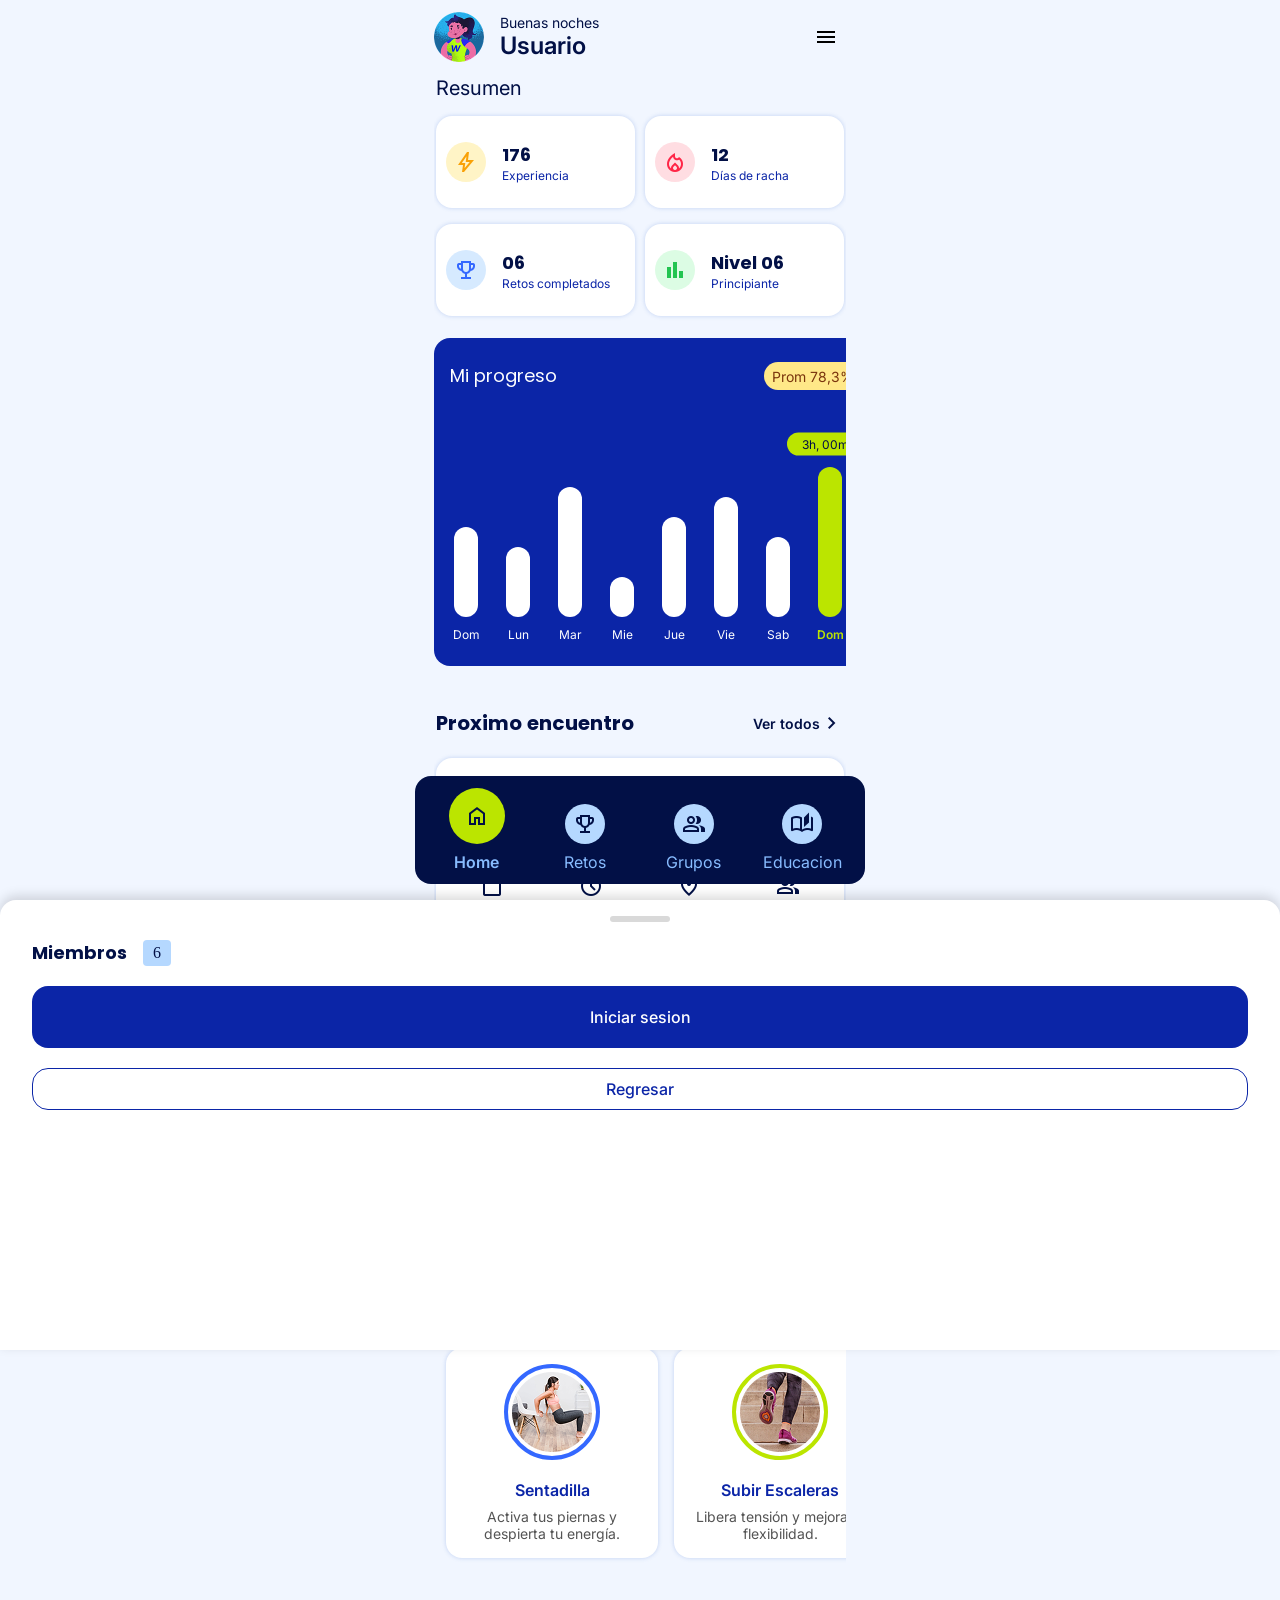
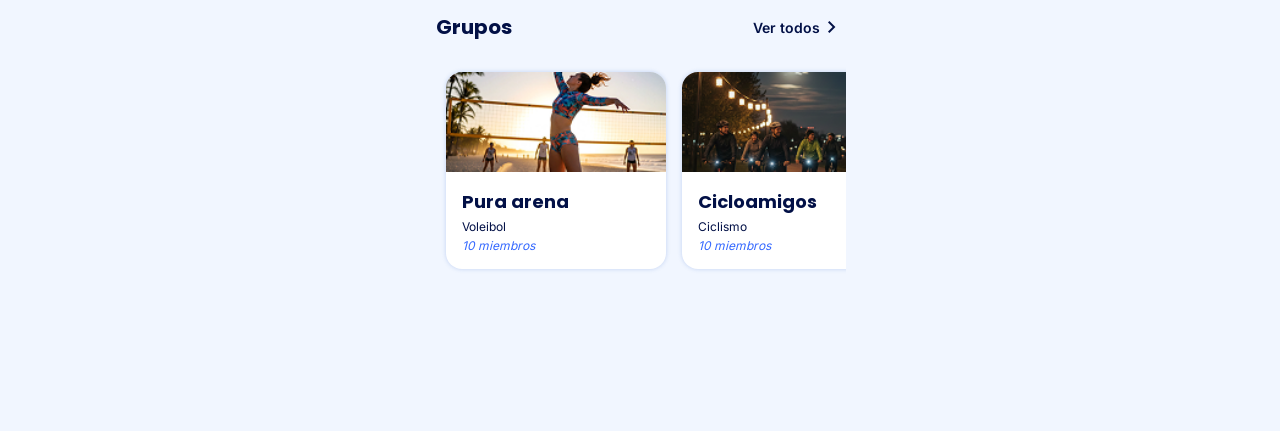
<file: Paginas/Home/Home.html>
<!DOCTYPE html>
<html lang="es">
<head>
    <meta charset="UTF-8">
    <meta name="viewport" content="width=device-width, initial-scale=1.0">
    <title>Wemove Home</title>
    <link rel="icon" href="../../Recursos/FavIcon/Wemove.png" type="image/png">
    <link rel="stylesheet" href="../../Estilos/Componentes/StylesWemove.css">
    <link href="https://fonts.googleapis.com/css2?family=Material+Symbols+Outlined" rel="stylesheet" />

</head>
<body class="page-container" style="gap: 0; background-color: var(--color-background); height: 100%;">
    <div class="page-overlay"></div>

    <header style="display: flex; position: sticky; top: 0; z-index: 1000; background-color: var(--color-background); width: 100%;">
        <div style="display: flex; flex-direction: row; padding-block: 12px; align-items: center; gap: 16px; flex-shrink: 0; width: 100%;">
            <img src="../../Recursos/Avatares/Perfil 1.png" style="height: 50px; width: 50px;" alt="Foto de perfil">
            <div style="display: flex; flex-direction: column; width: 100%;">
                <span style="font-family: 'inter'; font-size: 14px; color: var(--color-primary-950);" id="saludo">
                    Buenas tardes
                </span>
                <span id="nombreUsuario" style="font-family: 'inter'; font-size: 24px; font-weight: 600; color: var(--color-primary-950);">
                    Nicolle Viloria
                </span>
            </div>
            <div style=" display: flex;  border-radius: 50px; justify-content: center; align-items: center; min-width: 40px; min-height: 40px;">
                <span class="material-symbols-outlined">
                    menu
                </span>
            </div>
        </div>
    </header>
    <div style="display: flex; height: 100%; flex-direction: column;" class="layout">
        <!--Resumen-->
        <div style="display: flex; flex-direction: column; gap: 16px; padding-block: 20px; padding: 2px;">
            <span style="color: var(--color-primary-950); font-family: 'inter'; font-weight: 400; font-size: 20px;">
                Resumen
            </span>
            <div style="display: flex; gap: 10px;">
                <div class="card-resumen">
                    <div class="icon-resumen" style="background-color: var(--color-yellow-100);">
                        <span class="material-symbols-outlined" style="color: var(--color-yellow-500);">
                            bolt
                        </span>
                    </div>
                    <div style="display: flex; flex-direction: column;">
                        <span class="h-5" style="color: var(--color-primary-950);">
                            176
                        </span>
                        <span class="xs-normal" style="color: var(--color-primary-900);">
                            Experiencia
                        </span>
                    </div>
                </div>
                <div class="card-resumen">
                    <div class="icon-resumen" style="background-color: var(--color-red-100);">
                        <span class="material-symbols-outlined" style="color: var(--color-red-500);">
                            mode_heat
                        </span>
                    </div>
                    <div style="display: flex; flex-direction: column;">
                        <span class="h-5" style="color: var(--color-primary-950);">
                            12
                        </span>
                        <span class="xs-normal" style="color: var(--color-primary-900);">
                            Días de racha
                        </span>
                    </div>
                </div>
            </div>
            <div style="display: flex; gap: 10px;">
                <div class="card-resumen">
                    <div class="icon-resumen" style="background-color: var(--color-primary-100);">
                        <span class="material-symbols-outlined" style="color: var(--color-primary-500);">
                            trophy
                        </span>
                    </div>
                    <div style="display: flex; flex-direction: column;">
                        <span class="h-5" style="color: var(--color-primary-950);">
                            06
                        </span>
                        <span class="xs-normal" style="color: var(--color-primary-900);">
                            Retos completados
                        </span>
                    </div>
                </div>
                <div class="card-resumen">
                    <div class="icon-resumen" style="background-color: var(--color-green-100);">
                        <span class="material-symbols-outlined" style="color: var(--color-green-500);">
                            bar_chart
                        </span>
                    </div>
                    <div style="display: flex; flex-direction: column;">
                        <span class="h-5" style="color: var(--color-primary-950);">
                            Nivel 06
                        </span>
                        <span class="xs-normal" style="color: var(--color-primary-900);">
                            Principiante
                        </span>
                    </div>
                </div>
            </div>
        </div>
        <!--Mi progreso-->
        <div class="card-progreso">
            <div style="display: flex; justify-content: space-between;">
                <span class="h-5" style="font-weight: 400; display: flex;">
                    Mi progreso
                </span>
                <div class="tag-yellow sm-normal">
                    Prom 78,3%
                </div>
            </div>
            <div style="display: flex; flex-direction: column; height: 100%; justify-content: flex-end;">
                <ul style="margin: 0; display: flex; gap: 20px; justify-content: flex-end; padding: 0 16px 0 0;">
                    <li class="bar-container">
                        <div class="bars-default" style="height: 90px;">
                        </div>
                        <div class="xs-normal">
                            Dom
                        </div>
                    </li>
                    <li class="bar-container">
                        <div class="bars-default" style="height: 70px;">
                        </div>
                        <div class="xs-normal">
                            Lun
                        </div>
                    </li>
                    <li class="bar-container">
                        <div class="bars-default" style="height: 130px;">
                        </div>
                        <div class="xs-normal">
                            Mar
                        </div>
                    </li>
                    <li class="bar-container">
                        <div class="bars-default" style="height: 40px;">
                        </div>
                        <div class="xs-normal">
                            Mie
                        </div>
                    </li>
                    <li class="bar-container">
                        <div class="bars-default" style="height: 100px;">
                        </div>
                        <div class="xs-normal">
                            Jue
                        </div>
                    </li>
                    <li class="bar-container">
                        <div class="bars-default" style="height: 120px">
                        </div>
                        <div class="xs-normal">
                            Vie
                        </div>
                    </li>
                    <li class="bar-container">
                        <div class="bars-default" style="height: 80px;">
                        </div>
                        <div class="xs-normal" >
                            Sab
                        </div>
                    </li>
                    <li class="bar-container">
                        <div class="bars-active">
                        </div>
                        <div class="tag-green xs-normal" style="position: absolute; bottom: 100%; transform: translateY(-50%);">
                            3h, 00min
                        </div>
                        <div class="xs-semibold" style="color: var(--color-secundary-500);">
                            Dom
                        </div>
                    </li>
                </ul>
            </div>
        </div>
        <!--Proximo encuentro-->
        <div class="secciones-inicio">
            <div style="display: flex; justify-content: space-between; align-items: center; color: var(--color-primary-950);">
                <div class="h-4" >
                    Proximo encuentro
                </div>
                <div style="display: flex; align-items: center;">
                    <span class="sm-semibold">
                        Ver todos
                    </span>
                    <span class="material-symbols-outlined">
                        keyboard_arrow_right
                    </span>
                </div>
            </div>
            <div class="card-encuentro">
                <div style="display: flex; gap: 16px; justify-content: space-between;">
                    <div style="display: flex; flex-direction: column;">
                        <span class="h-3" style="font-weight: 500;">
                            Pasito a pasito
                        </span>
                        <span class="base-normal">
                            Caminata
                        </span>
                    </div>
                    <div class="tag-yellow">
                        En progreso
                    </div>
                </div>
                <div style="height: 1px; width: 100%; background-color:var(--color-gray-100);">
                </div>
                <div style="display: flex;">
                    <ul style="display: flex; justify-content: space-between; padding: 0; width: 100%;">
                        <li class="info-encuentros">
                            <span class="material-symbols-outlined">
                                calendar_today
                            </span>
                            <span class="sm-normal">
                                18 Dic
                            </span>
                        </li>
                        <li class="info-encuentros">
                            <span class="material-symbols-outlined">
                                schedule
                            </span>
                            <span class="sm-normal">
                                7:00 PM
                            </span>
                        </li>
                        <li class="info-encuentros">
                            <span class="material-symbols-outlined">
                                location_on
                            </span>
                            <span class="sm-normal">
                                Malecón
                            </span>
                        </li>
                        <li class="info-encuentros">
                            <span class="material-symbols-outlined">
                                group
                            </span>
                            <span class="btn_drawer_link" >
                                6 miembros
                            </span>
                        </li>
                    </ul>
                </div>
            </div>
        </div>
        <!--Insignia-->
        <div class="secciones-inicio">
            <div style="display: flex; justify-content: space-between; align-items: center; color: var(--color-primary-950);">
                <div class="h-4" >
                    Siguiente insignia
                </div>
                <div style="display: flex; align-items: center;">
                    <span class="sm-semibold">
                        Ver todos
                    </span>
                    <span class="material-symbols-outlined">
                        keyboard_arrow_right
                    </span>
                </div>
            </div>
            <div class="cards-container-home">
                <!--Card 1-->
                <div class="card-encuentro" style="gap: 32px;">
                    <div style="display: flex; gap: 16px; justify-content: space-between; padding-right: 16px;">
                        <div style="display: flex; flex-direction: column; gap: 8px; max-width: 220px;">
                            <span class="h-3" style="font-weight: 500; color: var(--color-primary-950);">
                                Fuerza extra
                            </span>
                            <span class="base-normal" style="color: var(--color-primary-500);">
                                Insignia
                            </span>
                            <span class="base-normal" style="color: var(--color-primary-950);">
                                Cumple 5 retos en la semana
                            </span>
                        </div>
                        <svg xmlns="http://www.w3.org/2000/svg" width="64" height="87" viewBox="0 0 64 87" fill="none">
                            <path d="M31.7049 0C46.6353 0.000187059 59.7533 10.4848 62.6033 25.1006C64.9591 37.1544 61.3133 47.405 52.0975 55.5703C51.6831 55.9373 51.4936 56.2291 51.4383 56.5215C51.3826 56.8166 51.4574 57.143 51.6463 57.5967L51.7 57.7266L51.6766 57.7373C53.0701 61.0317 54.4548 64.3292 55.8367 67.6279L60.034 77.6562V77.6572C60.1579 77.9605 60.3386 78.3114 60.4022 78.6523C60.4695 79.0136 60.4124 79.3833 60.076 79.7393V79.7402C59.7233 80.1116 59.3301 80.249 58.9217 80.249C58.5226 80.249 58.1139 80.1176 57.7235 79.9678V79.9668C55.179 79.0012 52.6131 78.0813 50.076 77.0781V77.0771C49.6229 76.8951 49.3366 76.8678 49.1239 76.958C48.9096 77.0489 48.723 77.2788 48.5223 77.7383L48.5213 77.7393C47.3964 80.2709 46.1358 82.7519 44.9666 85.252C44.8117 85.585 44.6432 85.9174 44.3914 86.1572C44.1311 86.4052 43.7908 86.5464 43.3153 86.5205H43.3143C42.8733 86.4942 42.5723 86.3236 42.3514 86.0693C42.138 85.8237 42.004 85.5044 41.8797 85.1973C39.7532 79.9416 37.5996 74.6842 35.4793 69.417L33.3719 64.1455C33.1822 63.6636 32.9676 63.412 32.7108 63.2734C32.4472 63.1314 32.1151 63.0938 31.6571 63.0938H31.6551C31.1896 63.0879 30.8587 63.1368 30.6004 63.2871C30.3461 63.4353 30.1387 63.6965 29.9539 64.1689V64.1699C27.2016 71.1199 24.3523 78.0347 21.5408 84.959C21.4016 85.3006 21.2614 85.6866 21.035 85.9814C20.7988 86.289 20.4672 86.502 19.9569 86.5088C19.4593 86.5154 19.1138 86.3164 18.8553 86.0254C18.6049 85.7434 18.4338 85.3722 18.2752 85.0381C17.1044 82.5822 15.882 80.1415 14.7801 77.6436L14.7791 77.6426C14.5809 77.1889 14.3921 76.9985 14.1922 76.9336C13.9843 76.8664 13.7151 76.9164 13.3094 77.0771L13.3084 77.0781C10.7235 78.0813 8.11089 79.026 5.51741 80.0039H5.51643C5.2066 80.1184 4.85246 80.273 4.50276 80.3115C4.13666 80.3517 3.76647 80.2678 3.41975 79.9219C3.06621 79.569 2.94997 79.1936 2.96663 78.8096C2.98286 78.4371 3.12487 78.0616 3.26741 77.7061L7.38167 67.4209C8.75323 63.9925 10.1293 60.5654 11.5233 57.1445C11.6973 56.7041 11.7327 56.4069 11.6619 56.1533C11.5901 55.8959 11.401 55.6542 11.0584 55.3418C1.43609 46.5788 -2.17519 35.7158 1.28694 23.1914C4.68907 10.8593 13.1713 3.34644 25.7371 0.577148C27.7014 0.144266 29.6998 0 31.7049 0ZM14.826 58.1299C14.6893 58.0891 14.5956 58.0949 14.5233 58.124C14.4488 58.154 14.3743 58.2178 14.2948 58.3369C14.215 58.4564 14.1361 58.6193 14.0506 58.8311L14.0516 58.832C11.7937 64.5235 9.49978 70.2035 7.11604 76.1318C9.51496 75.2571 11.7068 74.4465 13.8963 73.6572L14.1707 73.5605C14.7887 73.3528 15.2485 73.2772 15.6346 73.4297C16.0765 73.6044 16.3762 74.0597 16.7264 74.7705H16.7274C17.7479 76.8645 18.7679 78.9482 19.9149 81.2832C22.43 74.9155 24.8346 68.8257 27.2713 62.6709C22.9237 62.0578 18.9684 60.6863 15.3631 58.4023L15.3621 58.4014C15.1398 58.2584 14.9654 58.1716 14.826 58.1299ZM48.4647 58.29C48.3978 58.2971 48.3171 58.331 48.2127 58.3906C48.1619 58.4196 48.1096 58.4528 48.0526 58.4883L47.8729 58.5967C44.3896 60.5983 40.674 62.026 36.6678 62.6143L36.6688 62.6152C36.4806 62.6441 36.3448 62.6799 36.2498 62.7236C36.1567 62.7666 36.1119 62.8128 36.0897 62.8574C36.0669 62.9035 36.0562 62.9709 36.074 63.0781C36.0921 63.1863 36.1368 63.3222 36.2098 63.4941C37.0961 65.5738 37.8998 67.6918 38.7362 69.79C40.2285 73.5479 41.72 77.3066 43.2899 81.2744C44.4376 78.9707 45.472 76.8757 46.5272 74.7812L46.659 74.5273C46.9616 73.9618 47.2415 73.5947 47.6268 73.4434C48.0674 73.2703 48.5994 73.3972 49.3475 73.6816C51.5354 74.5062 53.7011 75.342 55.9969 76.2217C55.9995 76.1763 55.9999 76.1391 56.0018 76.1094C56.0048 76.0625 56.0043 76.0439 56.0037 76.0381L55.9998 76.0283C53.6188 70.2735 51.2252 64.5177 48.8797 58.75V58.749C48.7909 58.535 48.7084 58.4163 48.6385 58.3535C48.5752 58.2967 48.5211 58.2842 48.4647 58.29ZM31.7039 2.97461C16.0045 2.95114 3.1252 15.7919 3.10139 31.5059C3.07766 47.1603 15.8618 60.012 31.5135 60.0596C47.3571 60.107 60.2241 47.3498 60.2479 31.5527C60.2715 15.8511 47.4398 3.01034 31.7039 2.97461ZM31.6209 8.47754C37.4413 8.4394 42.7683 10.5736 46.8426 14.1201C46.9979 14.2553 47.1509 14.393 47.3026 14.5322C47.7638 14.9559 48.208 15.3977 48.6336 15.8574C52.4332 19.9606 54.7649 25.4522 54.7821 31.4932V31.4941C54.7885 34.9919 54.0136 38.3047 52.6248 41.2725C52.6058 41.3132 52.5865 41.3539 52.5672 41.3945C52.4301 41.6831 52.2871 41.9682 52.1385 42.25C52.1134 42.2977 52.0878 42.3451 52.0623 42.3926C51.2996 43.8141 50.3925 45.1461 49.3592 46.3691C49.3354 46.3974 49.3109 46.425 49.2869 46.4531C49.1891 46.5678 49.0901 46.6813 48.9901 46.7939C48.9787 46.8067 48.9682 46.8203 48.9569 46.833C48.6013 47.2319 48.2317 47.6179 47.8494 47.9912C47.8354 48.0049 47.8215 48.0186 47.8074 48.0322C47.6922 48.1442 47.5754 48.2547 47.4578 48.3643C47.4406 48.3803 47.4233 48.3961 47.4061 48.4121C47.2893 48.5203 47.1716 48.6276 47.0526 48.7334C47.0383 48.7461 47.0239 48.7588 47.0096 48.7715C46.6185 49.1174 46.2158 49.4504 45.8016 49.7695C45.7759 49.7894 45.7503 49.8094 45.7244 49.8291C45.5975 49.9261 45.4696 50.0218 45.3406 50.1162C45.335 50.1203 45.3297 50.1248 45.324 50.1289C43.7139 51.3047 41.9455 52.2766 40.0565 53.0088C40.0314 53.0185 40.0064 53.0284 39.9813 53.0381C39.8336 53.0947 39.6851 53.1494 39.536 53.2031C39.5019 53.2154 39.4676 53.2271 39.4334 53.2393C38.0605 53.7262 36.6286 54.0889 35.1502 54.3105C35.1411 54.3119 35.132 54.3131 35.1229 54.3145C34.0003 54.4814 32.8516 54.5693 31.6824 54.5693C28.2753 54.5693 25.0458 53.842 22.1405 52.5342C14.1594 48.9428 8.62509 40.9689 8.58088 31.6377C8.52066 18.8737 18.7828 8.54964 31.6082 8.47754H31.6209ZM34.2342 11.6074C33.0853 11.4633 31.9072 11.4176 30.7088 11.4766C19.639 12.0099 11.0169 21.4805 11.5867 32.4531C12.1482 43.3613 21.0402 51.6052 31.7869 51.6006C31.9574 51.6005 32.1283 51.599 32.2996 51.5947L32.5565 51.5879C43.935 50.8163 52.3887 41.571 51.7528 30.5352C51.2112 21.1273 44.4717 13.6307 35.7244 11.8525C35.4336 11.7934 35.1406 11.7406 34.8455 11.6943C34.6427 11.6625 34.4389 11.6331 34.2342 11.6074Z" fill="#88BCFF"/>
                        </svg>
                    </div>
                    <div>
                        <div style="background-color: var(--color-primary-50); height: 8xp; border-radius: 16px;">
                            <div style="background-color: var(--color-secundary-500); height: 8px; width: 70%; border-radius: 16px;">

                            </div>
                        </div>
                    </div>
                </div>
                <!--Card 2-->
                <div class="card-encuentro" style="gap: 32px;">
                    <div style="display: flex; gap: 16px; justify-content: space-between; padding-right: 16px;">
                        <div style="display: flex; flex-direction: column; gap: 8px; max-width: 220px;">
                            <span class="h-3" style="font-weight: 500; color: var(--color-primary-950);">
                                Comunidad
                            </span>
                            <span class="base-normal" style="color: var(--color-primary-500);">
                                Insignia
                            </span>
                            <span class="base-normal" style="color: var(--color-primary-950);">
                                Participa en 3 encuentros.
                            </span>
                        </div>
                        <svg xmlns="http://www.w3.org/2000/svg" width="64" height="87" viewBox="0 0 64 87" fill="none">
                            <path d="M31.7049 0C46.6353 0.000187059 59.7533 10.4848 62.6033 25.1006C64.9591 37.1544 61.3133 47.405 52.0975 55.5703C51.6831 55.9373 51.4936 56.2291 51.4383 56.5215C51.3826 56.8166 51.4574 57.143 51.6463 57.5967L51.7 57.7266L51.6766 57.7373C53.0701 61.0317 54.4548 64.3292 55.8367 67.6279L60.034 77.6562V77.6572C60.1579 77.9605 60.3386 78.3114 60.4022 78.6523C60.4695 79.0136 60.4124 79.3833 60.076 79.7393V79.7402C59.7233 80.1116 59.3301 80.249 58.9217 80.249C58.5226 80.249 58.1139 80.1176 57.7235 79.9678V79.9668C55.179 79.0012 52.6131 78.0813 50.076 77.0781V77.0771C49.6229 76.8951 49.3366 76.8678 49.1239 76.958C48.9096 77.0489 48.723 77.2788 48.5223 77.7383L48.5213 77.7393C47.3964 80.2709 46.1358 82.7519 44.9666 85.252C44.8117 85.585 44.6432 85.9174 44.3914 86.1572C44.1311 86.4052 43.7908 86.5464 43.3153 86.5205H43.3143C42.8733 86.4942 42.5723 86.3236 42.3514 86.0693C42.138 85.8237 42.004 85.5044 41.8797 85.1973C39.7532 79.9416 37.5996 74.6842 35.4793 69.417L33.3719 64.1455C33.1822 63.6636 32.9676 63.412 32.7108 63.2734C32.4472 63.1314 32.1151 63.0938 31.6571 63.0938H31.6551C31.1896 63.0879 30.8587 63.1368 30.6004 63.2871C30.3461 63.4353 30.1387 63.6965 29.9539 64.1689V64.1699C27.2016 71.1199 24.3523 78.0347 21.5408 84.959C21.4016 85.3006 21.2614 85.6866 21.035 85.9814C20.7988 86.289 20.4672 86.502 19.9569 86.5088C19.4593 86.5154 19.1138 86.3164 18.8553 86.0254C18.6049 85.7434 18.4338 85.3722 18.2752 85.0381C17.1044 82.5822 15.882 80.1415 14.7801 77.6436L14.7791 77.6426C14.5809 77.1889 14.3921 76.9985 14.1922 76.9336C13.9843 76.8664 13.7151 76.9164 13.3094 77.0771L13.3084 77.0781C10.7235 78.0813 8.11089 79.026 5.51741 80.0039H5.51643C5.2066 80.1184 4.85246 80.273 4.50276 80.3115C4.13666 80.3517 3.76647 80.2678 3.41975 79.9219C3.06621 79.569 2.94997 79.1936 2.96663 78.8096C2.98286 78.4371 3.12487 78.0616 3.26741 77.7061L7.38167 67.4209C8.75323 63.9925 10.1293 60.5654 11.5233 57.1445C11.6973 56.7041 11.7327 56.4069 11.6619 56.1533C11.5901 55.8959 11.401 55.6542 11.0584 55.3418C1.43609 46.5788 -2.17519 35.7158 1.28694 23.1914C4.68907 10.8593 13.1713 3.34644 25.7371 0.577148C27.7014 0.144266 29.6998 0 31.7049 0ZM14.826 58.1299C14.6893 58.0891 14.5956 58.0949 14.5233 58.124C14.4488 58.154 14.3743 58.2178 14.2948 58.3369C14.215 58.4564 14.1361 58.6193 14.0506 58.8311L14.0516 58.832C11.7937 64.5235 9.49978 70.2035 7.11604 76.1318C9.51496 75.2571 11.7068 74.4465 13.8963 73.6572L14.1707 73.5605C14.7887 73.3528 15.2485 73.2772 15.6346 73.4297C16.0765 73.6044 16.3762 74.0597 16.7264 74.7705H16.7274C17.7479 76.8645 18.7679 78.9482 19.9149 81.2832C22.43 74.9155 24.8346 68.8257 27.2713 62.6709C22.9237 62.0578 18.9684 60.6863 15.3631 58.4023L15.3621 58.4014C15.1398 58.2584 14.9654 58.1716 14.826 58.1299ZM48.4647 58.29C48.3978 58.2971 48.3171 58.331 48.2127 58.3906C48.1619 58.4196 48.1096 58.4528 48.0526 58.4883L47.8729 58.5967C44.3896 60.5983 40.674 62.026 36.6678 62.6143L36.6688 62.6152C36.4806 62.6441 36.3448 62.6799 36.2498 62.7236C36.1567 62.7666 36.1119 62.8128 36.0897 62.8574C36.0669 62.9035 36.0562 62.9709 36.074 63.0781C36.0921 63.1863 36.1368 63.3222 36.2098 63.4941C37.0961 65.5738 37.8998 67.6918 38.7362 69.79C40.2285 73.5479 41.72 77.3066 43.2899 81.2744C44.4376 78.9707 45.472 76.8757 46.5272 74.7812L46.659 74.5273C46.9616 73.9618 47.2415 73.5947 47.6268 73.4434C48.0674 73.2703 48.5994 73.3972 49.3475 73.6816C51.5354 74.5062 53.7011 75.342 55.9969 76.2217C55.9995 76.1763 55.9999 76.1391 56.0018 76.1094C56.0048 76.0625 56.0043 76.0439 56.0037 76.0381L55.9998 76.0283C53.6188 70.2735 51.2252 64.5177 48.8797 58.75V58.749C48.7909 58.535 48.7084 58.4163 48.6385 58.3535C48.5752 58.2967 48.5211 58.2842 48.4647 58.29ZM31.7039 2.97461C16.0045 2.95114 3.1252 15.7919 3.10139 31.5059C3.07766 47.1603 15.8618 60.012 31.5135 60.0596C47.3571 60.107 60.2241 47.3498 60.2479 31.5527C60.2715 15.8511 47.4398 3.01034 31.7039 2.97461ZM31.6209 8.47754C37.4413 8.4394 42.7683 10.5736 46.8426 14.1201C46.9979 14.2553 47.1509 14.393 47.3026 14.5322C47.7638 14.9559 48.208 15.3977 48.6336 15.8574C52.4332 19.9606 54.7649 25.4522 54.7821 31.4932V31.4941C54.7885 34.9919 54.0136 38.3047 52.6248 41.2725C52.6058 41.3132 52.5865 41.3539 52.5672 41.3945C52.4301 41.6831 52.2871 41.9682 52.1385 42.25C52.1134 42.2977 52.0878 42.3451 52.0623 42.3926C51.2996 43.8141 50.3925 45.1461 49.3592 46.3691C49.3354 46.3974 49.3109 46.425 49.2869 46.4531C49.1891 46.5678 49.0901 46.6813 48.9901 46.7939C48.9787 46.8067 48.9682 46.8203 48.9569 46.833C48.6013 47.2319 48.2317 47.6179 47.8494 47.9912C47.8354 48.0049 47.8215 48.0186 47.8074 48.0322C47.6922 48.1442 47.5754 48.2547 47.4578 48.3643C47.4406 48.3803 47.4233 48.3961 47.4061 48.4121C47.2893 48.5203 47.1716 48.6276 47.0526 48.7334C47.0383 48.7461 47.0239 48.7588 47.0096 48.7715C46.6185 49.1174 46.2158 49.4504 45.8016 49.7695C45.7759 49.7894 45.7503 49.8094 45.7244 49.8291C45.5975 49.9261 45.4696 50.0218 45.3406 50.1162C45.335 50.1203 45.3297 50.1248 45.324 50.1289C43.7139 51.3047 41.9455 52.2766 40.0565 53.0088C40.0314 53.0185 40.0064 53.0284 39.9813 53.0381C39.8336 53.0947 39.6851 53.1494 39.536 53.2031C39.5019 53.2154 39.4676 53.2271 39.4334 53.2393C38.0605 53.7262 36.6286 54.0889 35.1502 54.3105C35.1411 54.3119 35.132 54.3131 35.1229 54.3145C34.0003 54.4814 32.8516 54.5693 31.6824 54.5693C28.2753 54.5693 25.0458 53.842 22.1405 52.5342C14.1594 48.9428 8.62509 40.9689 8.58088 31.6377C8.52066 18.8737 18.7828 8.54964 31.6082 8.47754H31.6209ZM34.2342 11.6074C33.0853 11.4633 31.9072 11.4176 30.7088 11.4766C19.639 12.0099 11.0169 21.4805 11.5867 32.4531C12.1482 43.3613 21.0402 51.6052 31.7869 51.6006C31.9574 51.6005 32.1283 51.599 32.2996 51.5947L32.5565 51.5879C43.935 50.8163 52.3887 41.571 51.7528 30.5352C51.2112 21.1273 44.4717 13.6307 35.7244 11.8525C35.4336 11.7934 35.1406 11.7406 34.8455 11.6943C34.6427 11.6625 34.4389 11.6331 34.2342 11.6074Z" fill="#88BCFF"/>
                        </svg>
                    </div>
                    <div>
                        <div style="background-color: var(--color-primary-50); height: 8xp; border-radius: 16px;">
                            <div style="background-color: var(--color-secundary-500); height: 8px; width: 70%; border-radius: 16px;">

                            </div>
                        </div>
                    </div>
                </div>
            </div>
        </div>
        <!--Retos-->
        <div class="secciones-inicio">
            <div style="display: flex; justify-content: space-between; align-items: center; color: var(--color-primary-950);">
                <div class="h-4" >
                    Siguiente reto
                </div>
                <div style="display: flex; align-items: center;">
                    <span class="sm-semibold">
                        Ver todos
                    </span>
                    <span class="material-symbols-outlined">
                        keyboard_arrow_right
                    </span>
                </div>
            </div>
            <div class="cards-container-home">
                <!--Card 1-->
                <div class="card-retos">
                    <div class="container-img-retos">
                        <div class="img-retos">
                            <img src="../../Recursos/Retos/Retos 1.png" alt="retos1">
                        </div>
                    </div>
                    <div style="gap: 8px; display: flex; flex-direction: column;">
                        <div class="base-semibold" style="color: var(--color-primary-900); text-align: center;">
                            Sentadilla
                        </div>
                        <div class="sm-normal" style="color: var(--color-gray-900); text-align: center;">
                            Activa tus piernas y despierta tu energía.
                        </div>
                    </div>                 
                </div>
                <!--Card 2-->
                <div class="card-retos">
                    <div class="container-img-micro">
                        <div class="img-retos">
                            <img src="../../Recursos/Retos/escaleras.png" alt="micro1">
                        </div>
                    </div>
                    <div style="gap: 8px; display: flex; flex-direction: column;">
                        <div class="base-semibold" style="color: var(--color-primary-900); text-align: center;">
                            Subir Escaleras
                        </div>
                        <div class="sm-normal" style="color: var(--color-gray-900); text-align: center;">
                            Libera tensión y mejora tu flexibilidad.
                        </div>
                    </div>                 
                </div>
                <!--Card 3-->
                <div class="card-retos">
                    <div class="container-img-retos">
                        <div class="img-retos">
                            <img src="../../Recursos/Retos/Estirar.png" alt="retos1">
                        </div>
                    </div>
                    <div style="gap: 8px; display: flex; flex-direction: column;">
                        <div class="base-semibold" style="color: var(--color-primary-900); text-align: center;">
                            Estira las piernas
                        </div>
                        <div class="sm-normal" style="color: var(--color-gray-900); text-align: center;">
                            Suaviza tus músculos y gana movilidad.
                        </div>
                    </div>                 
                </div>
                <!--Card 4-->
                <div class="card-retos">
                    <div class="container-img-micro">
                        <div class="img-retos">
                            <img src="../../Recursos/Retos/caminata.png" alt="micro1">
                        </div>
                    </div>
                    <div style="gap: 8px; display: flex; flex-direction: column;">
                        <div class="base-semibold" style="color: var(--color-primary-900); text-align: center;">
                            Caminata en llamadas
                        </div>
                        <div class="sm-normal" style="color: var(--color-gray-900); text-align: center;">
                            Convierte tus llamadas en movimiento
                        </div>
                    </div>                 
                </div>
                <!--Card 5-->
                <div class="card-retos">
                    <div class="container-img-retos">
                        <div class="img-retos">
                            <img src="../../Recursos/Retos/golpe.png" alt="retos1">
                        </div>
                    </div>
                    <div style="gap: 8px; display: flex; flex-direction: column;">
                        <div class="base-semibold" style="color: var(--color-primary-900); text-align: center;">
                            Golpe lateral
                        </div>
                        <div class="sm-normal" style="color: var(--color-gray-900); text-align: center;">
                            Energiza tu centro y coordina mejor.
                        </div>
                    </div>                 
                </div>
            </div>
        </div>
        <!--Grupos-->
        <div class="secciones-inicio">
            <div style="display: flex; justify-content: space-between; align-items: center; color: var(--color-primary-950);">
                <div class="h-4" >
                    Grupos
                </div>
                <div style="display: flex; align-items: center;">
                    <span class="sm-semibold">
                        Ver todos
                    </span>
                    <span class="material-symbols-outlined">
                        keyboard_arrow_right
                    </span>
                </div>
            </div>
            <div class="cards-container-home">
                <!--Card 1-->
                <div class="card-grupos">
                    <div class="card-grupos-img">
                        <img src="../../Recursos/Grupos/Arena.png" alt="Grupo_arena" style="width: 100%;">
                    </div> 
                    <div class="card-grupos-info">
                        <div class="h-5">
                            Pura arena
                        </div>
                        <div class="xs-normal">
                            Voleibol
                        </div>
                        <div class="xs-italic" style="color: var(--color-primary-500);">
                            10 miembros
                        </div>
                    </div>               
                </div>
                <!--Card 2-->
                <div class="card-grupos">
                    <div class="card-grupos-img">
                        <img src="../../Recursos/Grupos/cicloamigo.png" alt="Grupo_arena" style="width: 100%;">
                    </div> 
                    <div class="card-grupos-info">
                        <div class="h-5">
                            Cicloamigos
                        </div>
                        <div class="xs-normal">
                            Ciclismo
                        </div>
                        <div class="xs-italic" style="color: var(--color-primary-500);">
                            10 miembros
                        </div>
                    </div>               
                </div>
                <!--Card 3-->
                <div class="card-grupos">
                    <div class="card-grupos-img">
                        <img src="../../Recursos/Grupos/futbol.png" alt="Grupo_arena" style="width: 100%;">
                    </div> 
                    <div class="card-grupos-info">
                        <div class="h-5">
                            Fútbol y risas
                        </div>
                        <div class="xs-normal">
                            Futbol
                        </div>
                        <div class="xs-italic" style="color: var(--color-primary-500);">
                            10 miembros
                        </div>
                    </div>               
                </div>
                <!--Card 4-->
                <div class="card-grupos">
                    <div class="card-grupos-img">
                        <img src="../../Recursos/Grupos/pasito.png" alt="Grupo_arena" style="width: 100%;">
                    </div> 
                    <div class="card-grupos-info">
                        <div class="h-5">
                            Pasito a Pasito
                        </div>
                        <div class="xs-normal">
                            Caminata
                        </div>
                        <div class="xs-italic" style="color: var(--color-primary-500);">
                            10 miembros
                        </div>
                    </div>               
                </div>
                <!--Card 5-->
                <div class="card-grupos">
                    <div class="card-grupos-img">
                        <img src="../../Recursos/Grupos/ruedas libres.png" alt="Grupo_arena" style="width: 100%;">
                    </div> 
                    <div class="card-grupos-info">
                        <div class="h-5">
                            Ruedas libres
                        </div>
                        <div class="xs-normal">
                            Patinaje
                        </div>
                        <div class="xs-italic" style="color: var(--color-primary-500);">
                            10 miembros
                        </div>
                    </div>               
                </div>
                <!--Card 6-->
                <div class="card-grupos">
                    <div class="card-grupos-img">
                        <img src="../../Recursos/Grupos/saques.png" alt="Grupo_arena" style="width: 100%;">
                    </div> 
                    <div class="card-grupos-info">
                        <div class="h-5">
                            Saques y remartes
                        </div>
                        <div class="xs-normal">
                            Voleibol
                        </div>
                        <div class="xs-italic" style="color: var(--color-primary-500);">
                            10 miembros
                        </div>
                    </div>               
                </div>
            </div>
        </div>
        <!--drawer-->
        <div class="drawer_content" style="justify-content:flex-start; max-height: 450px; padding-inline:32px">

            <div style="display: flex; flex-direction: column; gap: 20px; align-items: start;">
                <div style="display: flex; box-sizing: border-box; justify-content: center; align-items: center; position: fixed; top: 0; left: 50%; height: 20px;" >
                    <div class="sheet-handle">    
                    </div> 
                </div>
                
                <!--titulo del drawer+tag-->
                <div style="display: flex; justify-content: center; align-items: center; gap: 16px">
                    <h2 class="titles_wizard" style="text-align:start; font-size: 18px">
                        Miembros
                    </h2>
                    <div class="tag_miembros">
                        6
                    </div>
                </div>
                    
            
            </div>
         
            <!--Botones-->
            <div style="display: flex; flex-direction: column; gap: 20px;">
                <div style="display: flex; flex: 1;">
                    <a  href="../Home/Home.html" class="btn_primary_fill" style="text-decoration: none; width: 100%; height: 42px;" id="btn-ingresar">
                        <span>
                            Iniciar sesion
                        </span>
                    </a>
                </div>
                <div style="display: flex; flex: 1;">
                    <button class="btn_drawer_outline" style="text-decoration: none; width: 100%; height: 42px;">
                        <span>
                            Regresar
                        </span>
                    </button>
                </div>
            </div>
           
        </div>
        
    </div>
    <footer style="width: 450px; position: fixed; bottom: 16px; background-color: var(--color-primary-950); left: 50%;
    transform: translateX(-50%); border-radius: 16px;">
        <nav>
            <ul style="display: flex; gap: 16px; justify-content: center; align-items: flex-end; padding-inline: 16px; padding-block: 12px; flex-shrink: 0; color: var(--color-primary-300); margin: 0;">
                <li style="display: flex; flex-direction: column; gap: 8px; justify-content: center; align-items: center; flex: 1;">
                    <span class="material-symbols-outlined" style="display: flex; padding: 16px; border-radius: 50px; background-color: var(--color-secundary-500); color: var(--color-primary-950);">
                        home
                    </span>
                    <span style="font-family: 'inter'; font-weight: 600; font-variation-settings: 'FILL' 1;">
                        Home
                    </span>
                </li>
                <li style="display: flex; flex-direction: column; gap: 8px; justify-content: center; align-items: center; flex: 1;">
                    <span class="material-symbols-outlined" style="display: flex; padding: 8px; border-radius: 50px; background-color: var(--color-primary-200); color: var(--color-primary-950);">
                        trophy
                    </span>
                    <span style="font-family: 'inter'; font-weight: 400;">
                        Retos
                    </span>
                </li>
                <li style="display: flex; flex-direction: column; gap: 8px; justify-content: center; align-items: center; flex: 1;">
                    <span class="material-symbols-outlined" style="display: flex; padding: 8px; border-radius: 50px; background-color: var(--color-primary-200); color: var(--color-primary-950);">
                        group
                    </span>
                    <span style="font-family: 'inter'; font-weight: 400;">
                        Grupos
                    </span>
                </li>
                <li style="display: flex; flex-direction: column; gap: 8px; justify-content: center; align-items: center; flex: 1;">
                    <span class="material-symbols-outlined" style="display: flex; padding: 8px; border-radius: 50px; background-color: var(--color-primary-200); color: var(--color-primary-950);">
                        auto_stories
                    </span>
                    <span style="font-family: 'inter'; font-weight: 400;">
                        Educacion
                    </span>
                </li>
            </ul>
        </nav>
    </footer>
    <!--funcionamiento del scroll-->
    <script>
        const sections = document.querySelectorAll(".cards-container-home");

        sections.forEach((section) => {
        let isDragging = false;
        let startX;
        let scrollLeft;

        section.addEventListener("mousedown", (e) => {
            isDragging = true;
            startX = e.pageX - section.offsetLeft;
            scrollLeft = section.scrollLeft;

            section.style.cursor = "grabbing";
        });

        section.addEventListener("mouseleave", () => {
            isDragging = false;
            section.style.cursor = "grab";
        });

        section.addEventListener("mouseup", () => {
            isDragging = false;
            section.style.cursor = "grab";
        });

        section.addEventListener("mousemove", (e) => {
            if (!isDragging) return;

            e.preventDefault();

            const x = e.pageX - section.offsetLeft;
            const walk = (x - startX) * 2;

            section.scrollLeft = scrollLeft - walk;
        });
        });
    </script>
    <!--Saludo dependiendo de la hora-->
    <script>
        const saludo = document.getElementById("saludo");

        const hora = new Date().getHours();

        if (hora >= 5 && hora < 12) {
        saludo.textContent = "Buenos días";
        } else if (hora >= 12 && hora < 18) {
        saludo.textContent = "Buenas tardes";
        } else {
        saludo.textContent = "Buenas noches";
        }
    </script>
    <!--La idea es que sea variable el nombre-->
    <script>
        const nombre = localStorage.getItem("nombreUsuario");

        document.getElementById("nombreUsuario").textContent =
        nombre || "Usuario";
    </script>
    <script>
        document.getElementById("nombreUsuario").textContent =
        localStorage.getItem("nombreUsuario") || "Usuario";
    </script>

    <!-- drawer-->
    <script>
        // Selección de elementos mediante clases
        const openBtn = document.querySelector('.btn_drawer_link');
        const closeBtn = document.querySelector('.sheet-handle');
        const drawer = document.querySelector('.drawer_content');
        const overlay = document.querySelector('.page-overlay');

        // Función para alternar el estado
        function toggleDrawer() {
            drawer.classList.toggle('is-active');
            overlay.classList.toggle('is-active');
        }

        // Asignación de eventos
        openBtn.addEventListener('click', toggleDrawer);
        closeBtn.addEventListener('click', toggleDrawer);
        overlay.addEventListener('click', toggleDrawer);
    </script>

</body>
</html>
</file>
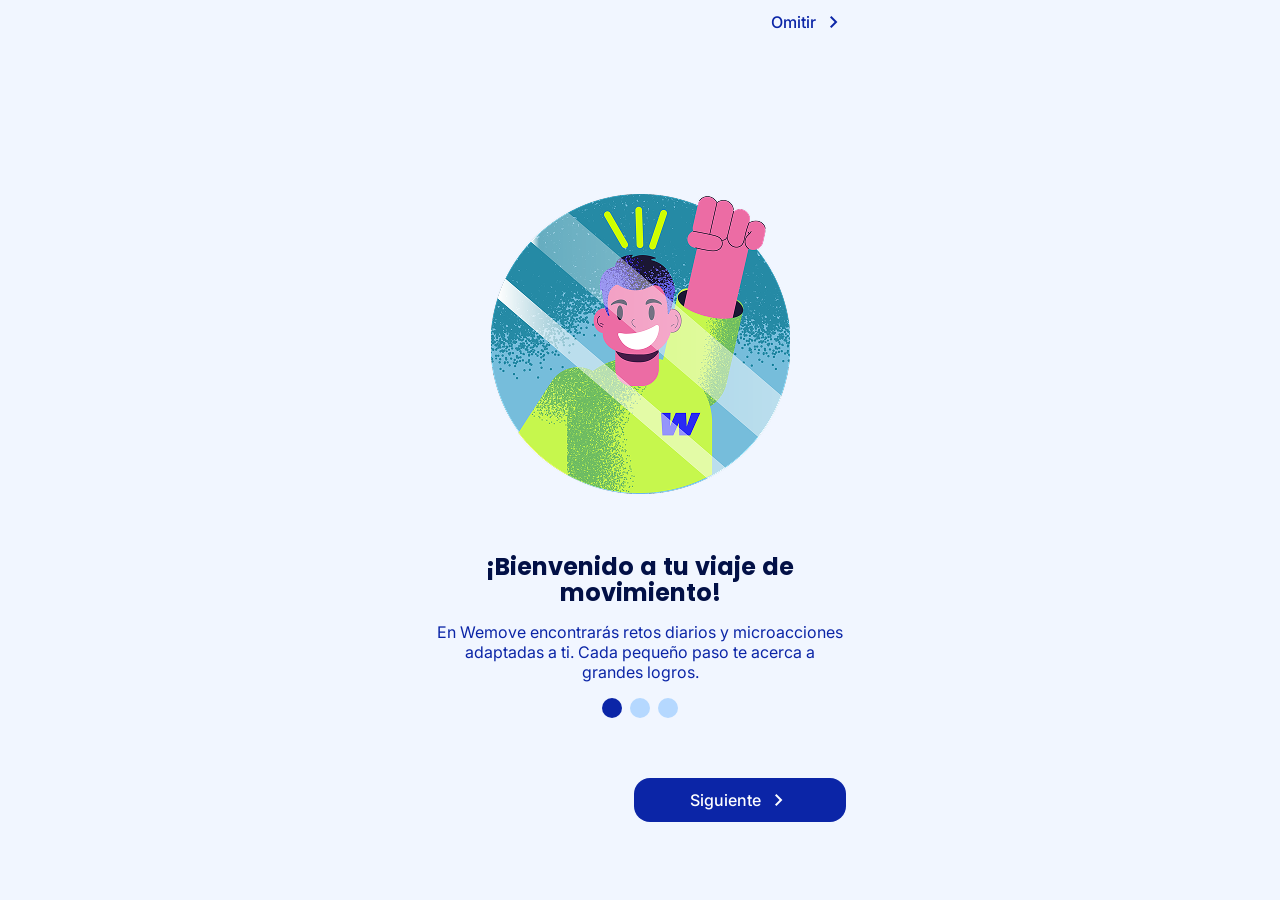
<file: Paginas/Login/Login_bienvenido.html>
<!DOCTYPE html>
<html lang="es">
<head>
    <meta charset="UTF-8">
    <meta name="viewport" content="width=device-width, initial-scale=1.0">
    <title>Wemove-inicio</title>
    <link rel="icon" href="../../Recursos/FavIcon/Wemove.png" type="image/png">
    <link rel="stylesheet" href="../../Estilos/Componentes/StylesWemove.css">
    <link href="https://fonts.googleapis.com/css2?family=Material+Symbols+Outlined" rel="stylesheet" />

    <!-- Cada que refresque la pagina regresa a la animacion de wemove-->
    <script>
        const navigation = performance.getEntriesByType("navigation")[0];

        if (navigation && navigation.type === "reload") {
        window.location.replace("index.html");
        }
    </script>
    
</head>
<body class="background page-container">
    <!--Omitir-->
    <div style="gap: 150px; display: flex; flex-direction: column;">
        <div style="justify-content: end; display: flex;">
            <button class="btn_primary_ghost" style="padding-inline: 0%; max-width: fit-content;" >
                <span>
                    Omitir
                </span>
                <div class="material-symbols-outlined">
                    chevron_right
                </div>
            </button>
        </div>
        <!--Imagen-->
        <div style="display: flex; justify-content: center;">  
            <img src="../../Recursos/Login/Rectangle 16.png" alt="IMG Wemove" >
        </div>
    </div>
    <!--Caja de Texto y dots-->
    <div style="gap:16px; display: flex; flex-direction: column;">
        <h2 class="titles_wizard">
            ¡Bienvenido a tu viaje de movimiento!
        </h2>
        <p class="p_wizard">
            En Wemove encontrarás retos diarios y microacciones adaptadas a ti. Cada pequeño paso te acerca a grandes logros.
        </p>
        <div style="display: flex; flex-direction: row; gap: 8px; justify-content: center;">
            <span class="dots_active">
            </span>
            <span class="dots_default">
            </span>
            <span class="dots_default">
            </span>
        </div>
    </div>
    <!--boton-->

    <div style="display: flex; justify-content: end;">
        <a href="Login_comunidad.html" class="btn_primary_fill" style="text-decoration: none; animation: ease-out 3s forwards;">
            <span>
                Siguiente
            </span>
            <div class="material-symbols-outlined">
                chevron_right
            </div>
        </a>
    </div>
</body>
</html>
</file>
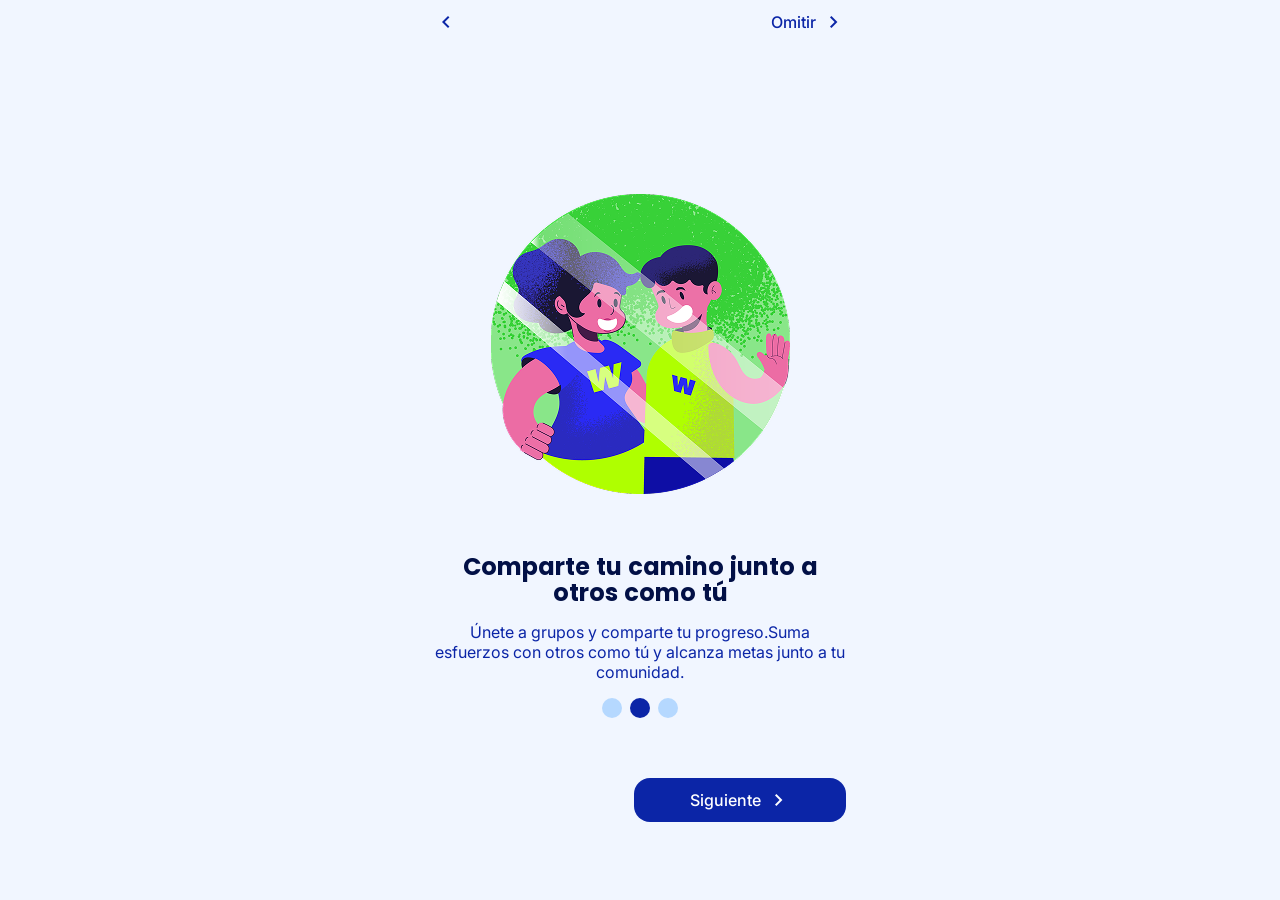
<file: Paginas/Login/Login_comunidad.html>
<!DOCTYPE html>
<html lang="es">
<head>
    <meta charset="UTF-8">
    <meta name="viewport" content="width=device-width, initial-scale=1.0">
    <title>Wemove-inicio</title>
    <link rel="icon" href="../../Recursos/FavIcon/Wemove.png" type="image/png">
    <link rel="stylesheet" href="../../Estilos/Componentes/StylesWemove.css">
    <link href="https://fonts.googleapis.com/css2?family=Material+Symbols+Outlined" rel="stylesheet" />
    
    
</head>
<body class="background page-container">
    <!--Omitir-->
    <div style="gap: 150px; display: flex; flex-direction: column;">
        <div style="justify-content: space-between; display: flex;">
            <a href="Login_bienvenido.html" class="btn_primary_ghost" style="padding-inline: 0%; max-width: fit-content; text-decoration: none;" >
                <div class="material-symbols-outlined">
                    chevron_left
                </div>
            </a>
            <button class="btn_primary_ghost" style="padding-inline: 0%; max-width: fit-content;" >
                <span>
                    Omitir
                </span>
                <div class="material-symbols-outlined">
                    chevron_right
                </div>
            </button>
        </div>
        <!--Imagen-->
        <div style="display: flex; justify-content: center;">  
            <img src="../../Recursos/Login/Rectangle 17.png" alt="IMG Wemove" >
        </div>
    </div>
    <!--Caja de Texto y dots-->
    <div style="gap:16px; display: flex; flex-direction: column;">
        <h2 class="titles_wizard">
            Comparte tu camino junto a otros como tú
        </h2>
        <p class="p_wizard">
            Únete a grupos y comparte tu progreso.Suma esfuerzos con otros como tú y alcanza metas junto a tu comunidad.
        </p>
        <div style="display: flex; flex-direction: row; gap: 8px; justify-content: center;">
            <span class="dots_default">
            </span>
            <span class="dots_active">
            </span>
            <span class="dots_default">
            </span>
        </div>
    </div>
    <!--boton-->
    <div style="display: flex; justify-content: end;">
        <a href="Login_recompensas.html" class="btn_primary_fill" style="text-decoration: none; animation: ease-out 3s forwards;">
            <span>
                Siguiente
            </span>
            <div class="material-symbols-outlined">
                chevron_right
            </div>
        </a>
    </div>
</body>
</html>
</file>
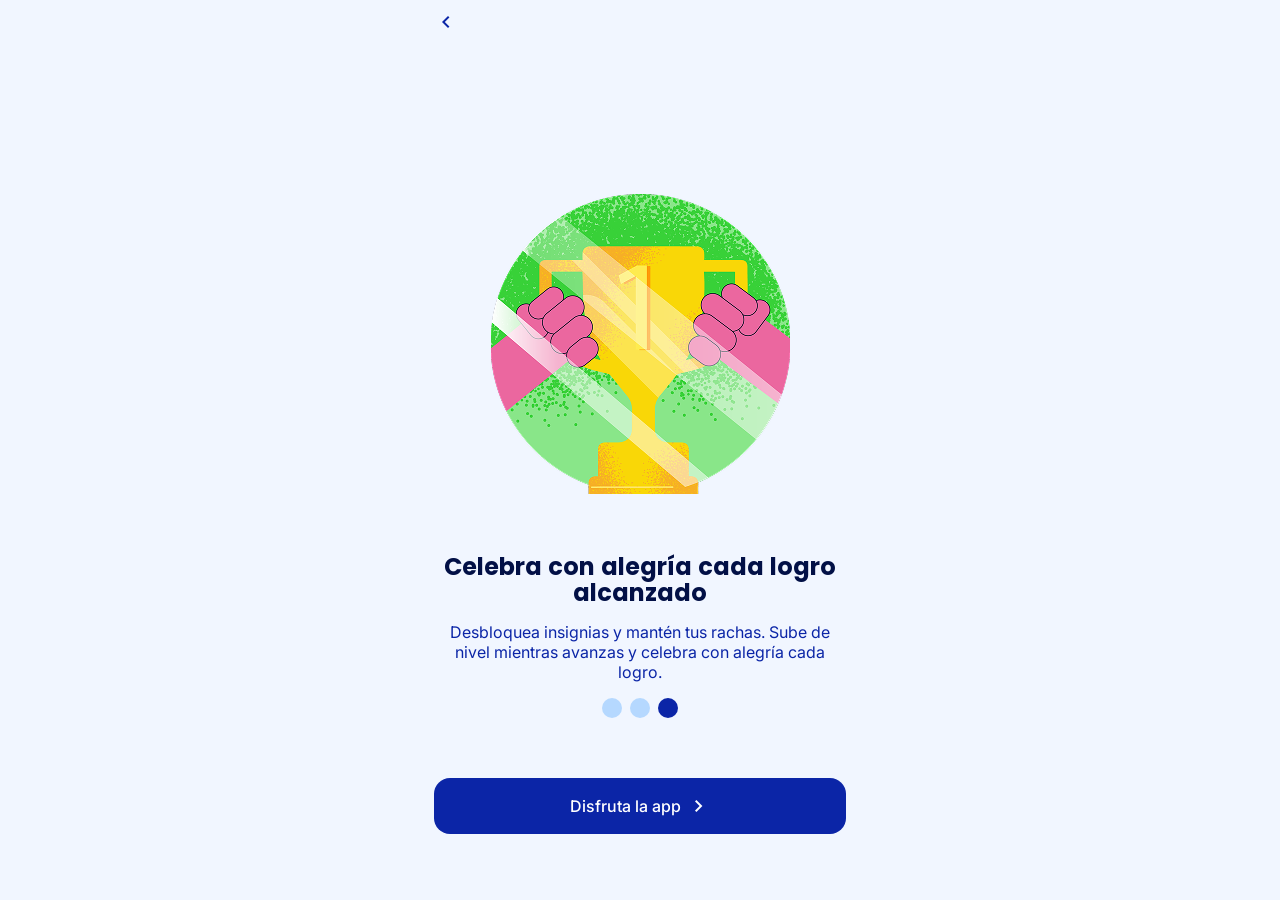
<file: Paginas/Login/Login_recompensas.html>
<!DOCTYPE html>
<html lang="es">
<head>
    <meta charset="UTF-8">
    <meta name="viewport" content="width=device-width, initial-scale=1.0">
    <title>Wemove-inicio</title>
    <link rel="icon" href="../../Recursos/FavIcon/Wemove.png" type="image/png">
    <link rel="stylesheet" href="../../Estilos/Componentes/StylesWemove.css">
    <link href="https://fonts.googleapis.com/css2?family=Material+Symbols+Outlined" rel="stylesheet" />
    
    
</head>
<body class="background page-container">
    <!--Omitir-->
    <div style="gap: 150px; display: flex; flex-direction: column;">
        <div style="justify-content: start; display: flex;">
            <a href="Login_comunidad.html" class="btn_primary_ghost" style="padding-inline: 0%; max-width: fit-content; text-decoration: none;" >
                <div class="material-symbols-outlined">
                    chevron_left
                </div>
            </a>
        </div>
        <!--Imagen-->
        <div style="display: flex; justify-content: center;">  
            <img src="../../Recursos/Login/Rectangle 18.png" alt="IMG Wemove" >
        </div>
    </div>
    <!--Caja de Texto y dots-->
    <div style="gap:16px; display: flex; flex-direction: column;">
        <h2 class="titles_wizard">
            Celebra con alegría cada logro alcanzado
        </h2>
        <p class="p_wizard">
            Desbloquea insignias y mantén tus rachas. Sube de nivel mientras avanzas y celebra con alegría cada logro.
        </p>
        <div style="display: flex; flex-direction: row; gap: 8px; justify-content: center;">
            <span class="dots_default">
            </span>
            <span class="dots_default">
            </span>
            <span class="dots_active">
            </span>
            
        </div>
    </div>
    <!--boton-->
    <div style="display: flex; justify-content: end; width: 100%;">
        <a href="Login_wemove.html" class="btn_primary_fill" style="text-decoration: none; width: 100%; height:36px; animation: ease-out 3s forwards;">
            <span>
                Disfruta la app 
            </span>
            <div class="material-symbols-outlined">
                chevron_right
            </div>
        </a>
    </div>
</body>
</html>
</file>
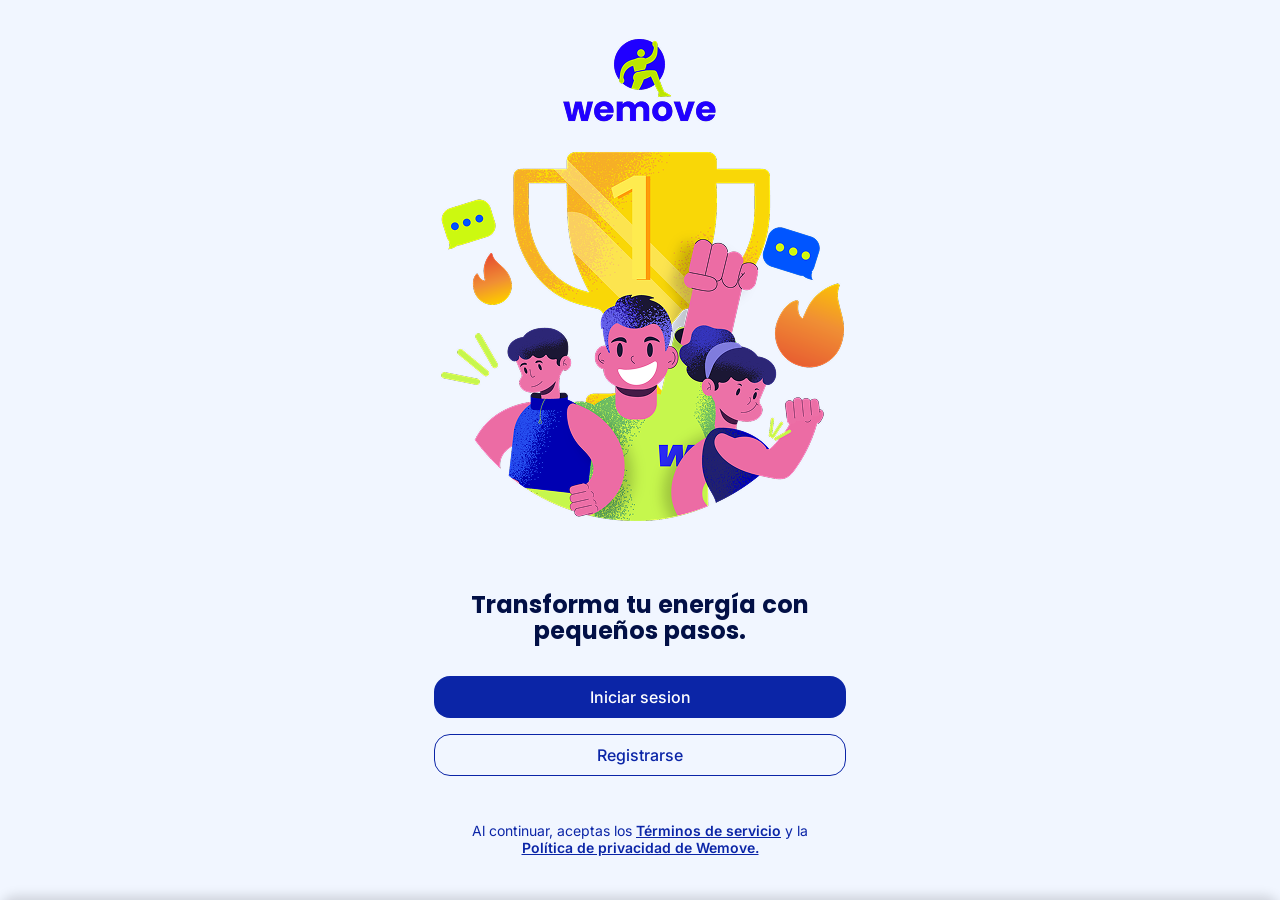
<file: Paginas/Login/Login_wemove.html>
<!DOCTYPE html>
<html lang="es">
<head>
    <meta charset="UTF-8">
    <meta name="viewport" content="width=device-width, initial-scale=1.0">
    <title>Wemove-inicio</title>
    <link rel="icon" href="../../Recursos/FavIcon/Wemove.png" type="image/png">
    <link rel="stylesheet" href="../../Estilos/Componentes/StylesWemove.css">
    <link href="https://fonts.googleapis.com/css2?family=Material+Symbols+Outlined" rel="stylesheet" />
    

    <script>
        const navigation = performance.getEntriesByType("navigation")[0];

        if (navigation && navigation.type === "reload") {
        window.location.replace("Carga_inicio.html");
        }
    </script>    
</head>
<body class="background page-login">
    <div class="drawer-overlay">

    </div>
        <!--Imagen-->
        <div style="display: flex; justify-content: center;">  
            <img src="../../Recursos/Login/Frame 54.png" alt="IMG Wemove" >
        </div>
    
    <!--Caja de Texto y dots-->
    <div style="gap:16px; display: flex; flex-direction: column;">
        <h2 class="titles_wizard">
            Transforma tu energía con pequeños pasos.
        </h2>
    </div>
    <!--boton-->
    <div style="display: flex; justify-content: center; flex-direction:column; gap: 16px;">
        <div style="display: flex; flex: 1;">
            <button class="btn_drawer_fill" style="text-decoration: none; width: 100%; height: 42px;">
                <span>
                    Iniciar sesion
                </span>
            </button>
        </div>
        <div style="display: flex; flex: 1;">
            <button class="btn_primary_outline" style="text-decoration: none; width: 100%; height: 42px;">
                <span>
                    Registrarse
                </span>
            </button>
        </div>
    </div>
    <!--Terminos y condiciones-->
    <div style="display: flex; justify-content: center; flex-direction:column; gap: 16px; max-width: 85%; margin: auto;">
        <p style="text-align: center; color: var(--color-primary-900); font-family: 'inter'; font-size: 14px;">
            Al continuar, aceptas los <span style="text-decoration: underline; font-weight: 600;">Términos de servicio</span> y la <span style="text-decoration: underline; font-weight: 600;">Política de privacidad de Wemove.</span>
        </p>
    </div>

    <!--Prueba Drawer-->
    <div class="drawer_content">
        <div style="display: flex; flex-direction: column; gap: 20px; align-items: center;">
            <div class="sheet-handle">
                
            </div>
            <h2 class="titles_wizard">
                ¡Bienvenido de nuevo!
            </h2>
            <p  class="p_wizard" style="max-width: 70%; text-align: center; display: flex;justify-content: center;">
                Cada día cuenta, hoy no será la excepción.
            </p>
        </div>
        <div style="display: flex; flex-direction: column; gap:16px">
            <form style="display: flex; flex-direction: column; gap: 16px;">
                <!--Inputs de inicio-->
                <!--El siguiente input lo colocaré en tipo text para hacer la variable del nombre, luego haré el servicio del email-->
                <input type="text" placeholder="Escribe el nombre" id="nombre" class="inputs_login">
                <input type="password" placeholder="Escriba su contraseña" class="inputs_login">
            </form>
            <div style="display: flex; justify-content: space-between;">
                <div style="display: flex; gap: 4px; align-items: center;">
                    <input type="checkbox"> <span style="font-family: inter; font-size: 14px; color: var(--color-primary-950); font-weight: 500;">Recuérdame</span>
                </div>
                
                <a href="#" style="color: var(--color-primary-600); font-weight: 600; font-family: 'inter'; font-size: 14px;">Olvido su contraseña?</a>
            </div>
        </div>
        <!--Botones-->
        <div style="display: flex; flex-direction: column; gap: 20px;">
            <div style="display: flex; flex: 1;">
                <a  href="../Home/Home.html" class="btn_primary_fill" style="text-decoration: none; width: 100%; height: 42px;" id="btn-ingresar">
                    <span>
                        Iniciar sesion
                    </span>
                </a>
            </div>
            <div style="display: flex; flex: 1;">
                <button class="btn_drawer_outline" style="text-decoration: none; width: 100%; height: 42px;">
                    <span>
                        Regresar
                    </span>
                </button>
            </div>
        </div>
        <div style="display: flex; flex-direction: column; align-items: center; gap: 20px; padding-block: 20px;">
            <span style="font-family: inter; font-size: 14px; font-weight: 400;">
                Ingresar con
            </span>
            <div style="display: flex; flex-direction: row; gap: 20px;">
                <img src="../../Recursos/Login/Social Icons.png" alt="Facebook">
                <img src="../../Recursos/Login/Social Icons-1.png" alt="Google">
            </div>
            <div>
                <span style="font-family: inter; font-size: 14px; color: var(--color-primary-950);">¿No tienes cuenta?</span>
                <a href="#" style="color: var(--color-primary-900); font-family: 'inter'; font-size: 14px; text-decoration: none; font-weight: 500;"> Crear cuenta</a>
            </div>
        </div>
    </div>
    <!--script para el drawer-->
    <script>
        // Selección de elementos mediante clases
        const openBtn = document.querySelector('.btn_drawer_fill');
        const closeBtn = document.querySelector('.btn_drawer_outline');
        const drawer = document.querySelector('.drawer_content');
        const overlay = document.querySelector('.drawer-overlay');

        // Función para alternar el estado
        function toggleDrawer() {
            drawer.classList.toggle('is-active');
            overlay.classList.toggle('is-active');
        }

        // Asignación de eventos
        openBtn.addEventListener('click', toggleDrawer);
        closeBtn.addEventListener('click', toggleDrawer);
        overlay.addEventListener('click', toggleDrawer);
    </script>
    <!--Script para tener el nombre de usuario-->
    <script>
        const boton = document.getElementById("btn-ingresar");

        boton.addEventListener("click", () => {
        const nombre = document.getElementById("nombre").value;

        localStorage.setItem("nombreUsuario", nombre);

        window.location.href = "../Home/Home.html";
        });
    </script>
</body>
</html>
</file>
<file: Estilos/Componentes/StylesWemove.css>
@import url(Colors.css);
@import url(Fonts.css);


.material-symbols-outlined {
    font-variation-settings:
    'FILL' 0,
    'wght' 400,
    'GRAD' 0,
    'opsz' 24
}

.btn_primary_fill{
    display: flex;
    background-color:var(--color-primary-900);
    color: white;
    font-family: 'inter', sans-serif;
    font-weight: 500;
    font-size: 16px; 
    text-align: center;
    border-radius: 16px;
    padding-inline: 16px;
    padding-block: 10px;
    gap: 6px;
    width: 180px;
    justify-content: center;
    align-items: center;
    border: none;
}
.btn_primary_outline{
    display: flex;
    background-color: transparent;
    color: var(--color-primary-900);
    font-family: 'inter', sans-serif;
    font-weight: 500;
    font-size: 16px; 
    text-align: center;
    border-radius: 16px;
    padding-inline: 16px;
    padding-block: 10px;
    gap: 6px;
    width: 180px;
    justify-content: center;
    align-items: center;
    border: 1px solid var(--color-primary-900);
}
.btn_primary_ghost{
    display: flex;
    background-color: transparent ;
    color: var(--color-primary-900);
    font-family: 'inter', sans-serif;
    font-weight: 500;
    font-size: 16px; 
    text-align: center;
    border-radius: 16px;
    padding-inline: 16px;
    padding-block: 10px;
    gap: 6px;
    width: 180px;
    justify-content: center;
    align-items: center;
    border: none;
}

.background{
    background-color: #F1F6FF;
}

.page-container{
    display: flex;
    flex-direction: column;
    max-width: 412px;
    justify-content: center;
    margin: auto;
    gap: 60px;
    cursor: grab;
}
.page-login{
    display: flex;
    flex-direction: column;
    max-width: 412px;
    justify-content: center;
    margin: auto;
    gap: 32px;
}

.titles_wizard{
    margin: 0;
    font-family: 'Poppins', sans-serif;
    font-size: 24px;
    color: var(--color-primary-950);
    font-weight: 600;
    line-height: 26px;
    text-align: center;
}

.p_wizard{
    margin: 0;
    font-family: 'inter', sans-serif;
    font-size: 16px;
    color: var(--color-primary-900);
    font-weight: 400;
    line-height: normal;
    text-align: center;
}

.dots_active{
    background-color: var(--color-primary-900);
    border-radius: 60px;
    width: 20px;
    height: 20px;
}
.dots_default{
    background-color: var(--color-primary-200);
    border-radius: 60px;
    width: 20px;
    height: 20px;
}

/*Se supone que un drawer*/
.sheet-handle {
    position: fixed;
    top: 0;
    width: 60px;
    height: 6px;
    border-radius: 50px;
    background: #d9d9d9;
    margin: 16px auto;
    cursor: pointer;
}
.drawer_content{
    position: fixed;
    bottom: 0;
    left: 0;
    background-color: #ffffff;
    z-index: 10001;
    display: flex;
    flex-direction: column;
    max-height: 715px;
    height: 100%;
    margin: auto;
    width: 100%;
    padding-inline: 16px;
    padding-block: 40px;
    border-radius: 16px 16px 0 0;
    gap: 20px;
    box-shadow: 0 -4px 12px rgba(0, 0, 0, 0.15);
    box-sizing: border-box;
    transform: translateY(100%);
    transition: transform 0.3s ease-out;
}
.drawer_content.is-active {
    transform: translateY(0);
}
.inputs_login{
    border-radius: 16px;
    border: 1px solid var(--color-primary-500);
    color: var(--color-primary-600);
    padding: 16px;
}

.drawer-overlay {
    position: fixed;
    top: 0;
    left: 0;
    width: 100%;
    height: 100%;
    background: rgba(0, 0, 0, 0.25);
    opacity: 0;
    visibility: hidden;
    transition: opacity 0.3s ease, visibility 0.3s ease;
    z-index: 10000;
}
.drawer-overlay.is-active {
    opacity: 1;
    visibility: visible;
}

.btn_drawer_fill{
    display: flex;
    background-color:var(--color-primary-900);
    color: white;
    font-family: 'inter', sans-serif;
    font-weight: 500;
    font-size: 16px; 
    text-align: center;
    border-radius: 16px;
    padding-inline: 16px;
    padding-block: 10px;
    gap: 6px;
    min-width: 180px;
    justify-content: center;
    align-items: center;
    border: none;
}
.btn_drawer_outline{
    display: flex;
    background-color: transparent;
    color: var(--color-primary-900);
    font-family: 'inter', sans-serif;
    font-weight: 500;
    font-size: 16px; 
    text-align: center;
    border-radius: 16px;
    padding-inline: 16px;
    padding-block: 10px;
    gap: 6px;
    width: 180px;
    justify-content: center;
    align-items: center;
    border: 1px solid var(--color-primary-900);
}

/*Elementos del home*/

.card-resumen{
    display: flex;
    flex-direction: row;
    background-color: white;
    border-radius: 16px;
    flex-shrink: 0;
    flex: 1;
    gap: 16px;
    width: 180px;
    height: 60px;
    align-items: center;
    justify-content: flex-start;
    padding: 16px 10px;
    box-shadow: 0 0 4px 0 rgba(51, 102, 204, 0.25);
    user-select: none;
    -webkit-user-select: none; /* Chrome, Safari */
    -moz-user-select: none;    /* Firefox */
    -ms-user-select: none;     /* Edge antiguo */

}
.icon-resumen{
    display: flex;
    align-items: center;
    justify-content: center;
    border-radius: 50px;
    padding: 8px;
    flex-shrink: 0;
}
/*mi progreso del home*/
.card-progreso{
    margin-top: 20px;
    height: 280px;
    width: 100%;
    display: flex;
    flex-direction: column;
    background-color: var(--color-primary-900);
    color: white;
    padding: 24px 16px;
    border-radius: 16px;
    gap: 20px;
    user-select: none;
    -webkit-user-select: none; /* Chrome, Safari */
    -moz-user-select: none;    /* Firefox */
    -ms-user-select: none;     /* Edge antiguo */
}
.tag-yellow{
    height: 20px;
    display: flex;
    align-items: center;
    flex-direction: row;
    background-color: var(--color-yellow-200);
    color: var(--color-yellow-900);
    padding: 4px 8px;
    border-radius: 16px;
    gap: 10px;
}
.tag-green{
    min-width: 70px;
    justify-content: center;
    display: flex;
    flex-direction: row;
    background-color: var(--color-secundary-500);
    color: var(--color-primary-950);
    padding: 4px 8px;
    border-radius: 16px;
    gap: 10px;
}
.bars-default{
    display: flex;
    width: 24px;
    height: 150px;
    justify-content: center;
    align-items: flex-start;
    gap: 10px;
    background-color: white;
    border-radius: 16px;
}
.bars-active{
    display: flex;
    width: 24px;
    height: 150px;
    justify-content: center;
    align-items: flex-start;
    gap: 10px;
    background-color:var(--color-secundary-500);
    border-radius: 16px;
}

.bar-container{

    position: relative;
    display: flex;
    flex-direction: column;
    justify-content: flex-end;
    align-items: center;
    gap: 10px;
    width: 32px;
}

.layout {
    height: 100vh;
    display: flex;
    flex-direction: column;
    padding-bottom: 150px;
    overflow: hidden;
    
}
.page-container::-webkit-scrollbar {
    display: none;
    
}

/*Encuentro*/
.secciones-inicio{
    display: flex;
    flex-direction: column;
    gap: 20px;
    margin-top: 40px;
    padding: 2px;
    user-select: none;
    -webkit-user-select: none; /* Chrome, Safari */
    -moz-user-select: none;    /* Firefox */
    -ms-user-select: none;     /* Edge antiguo */
}
.card-encuentro{
    display: flex;
    flex-direction: column;
    border-radius: 16px;
    padding: 20px 16px;
    gap: 12px;
    box-shadow: 0 0 4px 0 rgba(51, 102, 204, 0.25);
    background-color: #ffffff;
    min-width: 330px;
}

.info-encuentros{
    display: flex;
    flex-direction: column;
    justify-content: center;
    align-items: center;
    gap: 8px;
    width: 80px;
    color: var(--color-primary-950);
}

.cards-container-home{
    display: flex;
    flex-direction: row;
    overflow-x: auto;
    width: 100%;
    gap: 16px;
    padding-bottom: 20px;
    padding: 10px;
    user-select: none;
    -webkit-user-select: none; /* Chrome, Safari */
    -moz-user-select: none;    /* Firefox */
    -ms-user-select: none;     /* Edge antiguo */
}
.cards-container-home::-webkit-scrollbar{
    display: none;
}

.img-retos{
    display: flex;
    flex-direction: column;
    max-width: 100px;
    max-height: 100px;
    border: 2px solid #fff;
    border-radius: 100px;
}

.container-img-retos{
    display: flex;
    flex-direction: column;
    border: 4px solid var(--color-primary-500);
    border-radius: 100px;
    padding: 2px;
    max-width: 100px;
    max-height: 100px;
}
.container-img-micro{
    display: flex;
    flex-direction: column;
    border: 4px solid var(--color-secundary-500);
    border-radius: 100px;
    padding: 2px;
    max-width: 100px;
    max-height: 100px;
}

.card-retos{
    display: flex;
    flex-direction: column;
    justify-content: center;
    align-items: center;
    padding: 16px;
    min-width: 180px;
    max-width: 180px;
    background-color: white;
    box-shadow: 0 0 4px 0 rgba(51, 102, 204, 0.25);
    border-radius: 16px;
    gap: 20px;
}

.card-grupos{
    color: var(--color-primary-950);
    overflow: hidden;
    display: flex;
    flex-direction: column;
    justify-content: center;
    align-items: center;
    gap: 0;
    border-radius: 16px;
    background-color: #fff;
    min-width: 220px;
    max-width: 220px;
    height: auto;
    box-shadow: 0 0 4px 0 rgba(51, 102, 204, 0.25);
}

.card-grupos-img{
    height: 100px;
    min-width: 220px;
    width: 100%;
    overflow: hidden;
}

.card-grupos-info{
    display: flex;
    flex-direction: column;
    width: 100%;
    gap: 4px;
    padding: 16px;
    box-sizing: border-box;
}

.btn_drawer_link{
    display: flex;
    background-color: transparent;
    color: var(--color-primary-900);
    font-family: 'inter', sans-serif;
    font-weight: 400;
    font-size: 14px; 
    text-align: center;
    gap: 6px;
    cursor: pointer;
    justify-content: center;
    align-items: center;
    text-decoration: underline;
}
.tag_miembros{
    display: flex;
    background-color: var(--color-primary-200);
    color: var(--color-primary-950);
    border-radius: 4px;
    padding: 4px 10px;

}

.page-overlay{
    position: fixed;
    top: 0;
    left: 0;
    width: 100%;
    height: 100%;
    background: rgba(0, 0, 0, 0.25);
    opacity: 0;
    visibility: hidden;
    transition: opacity 0.3s ease, visibility 0.3s ease;
    z-index: 10000;

}
.page-overlay.is-active {
    opacity: 1;
    visibility: visible;
}

.steps-active{
    position: absolute;
    display:flex;
    background-color: var(--color-secundary-500);
    height: 20px;
    width: 20px;
    border-radius: 50%;

}

.steps-default{
    position: absolute;
    display:flex;
    background-color: var(--color-primary-200);
    height: 16px;
    width: 16px;
    border-radius: 50%;

}

.input-primary{
    border-radius: 16px;
    border: 1px solid var(--color-primary-500);
    color: var(--color-primary-600);
    padding: 16px;
    width: 100%;
    box-sizing: border-box;
    font-weight: 400;
    font-size: 12px;
    font-family: 'inter', sans-serif;
}

.input-primary::placeholder{
    color: var(--color-primary-300);
    font-weight: 400;
    font-size: 12px;
    font-family: 'inter', sans-serif;

}

.input-primary:focus{
    color: var(--color-primary-700);
    border: 1px solid var(--color-primary-900);
    outline: none;
    font-weight: 600;
    font-size: 12px;
    font-family: 'inter', sans-serif;
}

/* Contenedor de pasos debe posicionarse relativo para los puntos absolutos */
.stepsContainer{
    position: relative;
}

.campo{
    display: flex;
    flex-direction: column;
    gap: 6px;
}

/* Estilo para mensajes de error (coincide con .error existente) */
.input-message{
    display: block;
    margin-top: 4px;
    font-size: 12px;
    color: var(--color-red-500);
    font-family: 'inter', sans-serif;
}

.input-message.success{
    color:var(--color-green-500);
}

.input-message.error{
    color: var(--color-red-500);
}

button:disabled{
    background-color: var(--color-gray-200);
    color: var(--color-gray-600);
    cursor: not-allowed;
}

/* Estilos para el contenedor de avatares */
.avatar-opcion{

    width: 100px;
    height: 100px;

    border-radius: 50%;

    cursor: pointer;

    object-fit: cover;

    border: 3px solid transparent;

    transition: .25s;

}

.avatar-opcion.selected{

    border:3px solid var(--color-secundary-500);

}

.sheet-avatares{

    text-align: center;
    position: fixed;
    box-sizing: border-box;
    left: 0;
    bottom: 0;

    width: 100%;
    min-height: 380px;
    max-height: 100vh;

    padding: 24px;

    background: #FFFFFF;

    border-radius: 24px 24px 0 0;

    box-shadow: 0 -12px 40px rgba(0,0,0,.18);

    transform: translateY(100%);
    transition: transform .35s ease;

    z-index: 1000;

    overflow-y: auto;

}

.sheet-avatares.active{

    transform: translateY(0);

}

.avatar-grid{

    justify-items: center;

    display: grid;

    grid-template-columns: repeat(auto-fill, minmax(100px,1fr));

    gap: 30px;

    margin-top: 24px;

}

.sheet-indicator{

    width: 56px;
    height: 5px;

    background: #D6D6D6;

    border-radius: 999px;

    margin: 0 auto 20px;

}

.sheet-overlay{

    position: fixed;
    top: 0;
    left: 0;
    width: 100%;
    height: 100%;
    background: rgba(0, 0, 0, 0.25);
    opacity: 0;
    visibility: hidden;
    transition: opacity 0.3s ease, visibility 0.3s ease;
    z-index: 999;

}

.sheet-overlay.active{

    opacity: 1;

    visibility: visible;

}

.cambiaravatar{
    position: absolute;
    bottom: 0; 
    right: 0; 
    background-color: var(--color-primary-300); 
    border-radius: 50%; 
    padding: 2px; 
    color: var(--color-primary-950); 
    z-index: 1; 
    align-items:center; 
    justify-content:center; 
    display:flex; 
    width: 32px; 
    height: 32px;
    cursor: pointer;
}
.sheet-footer{
    display: flex;
    justify-content: center;
    padding-top: 32px;

}
</file>
